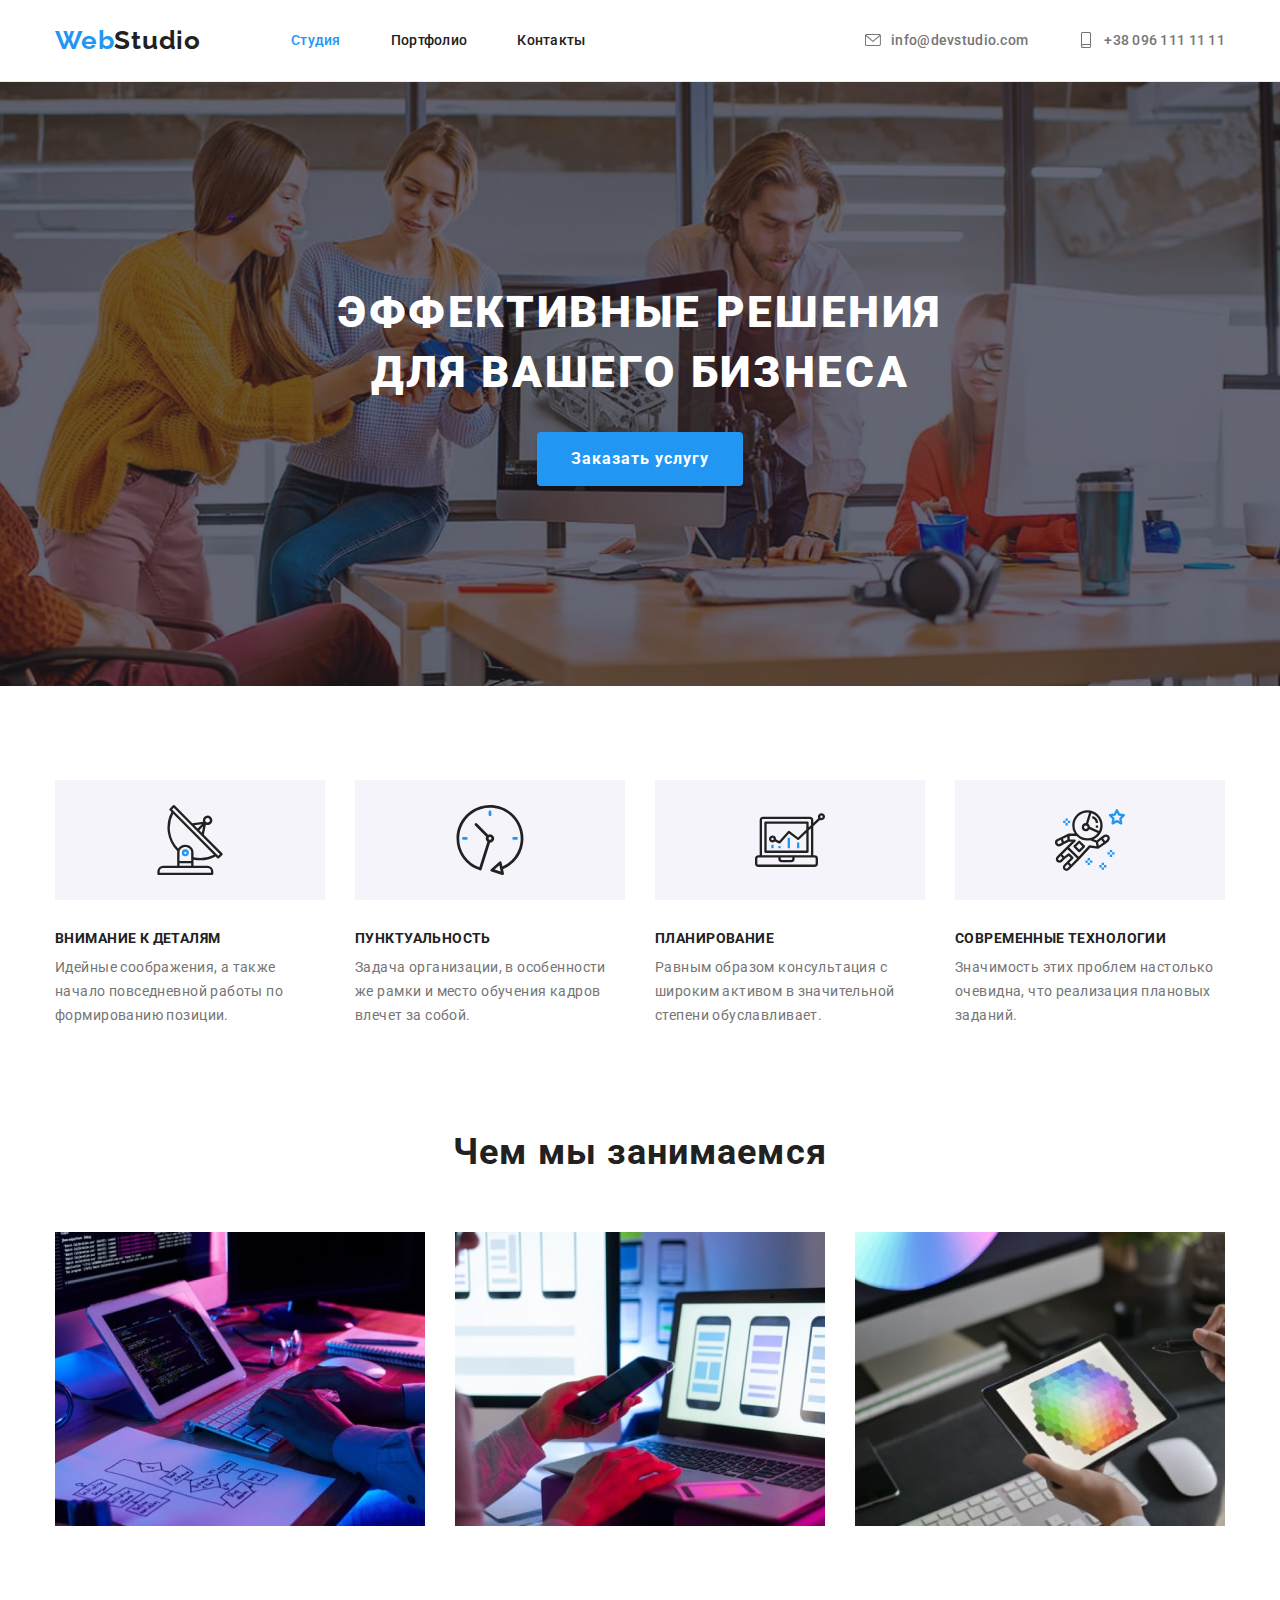
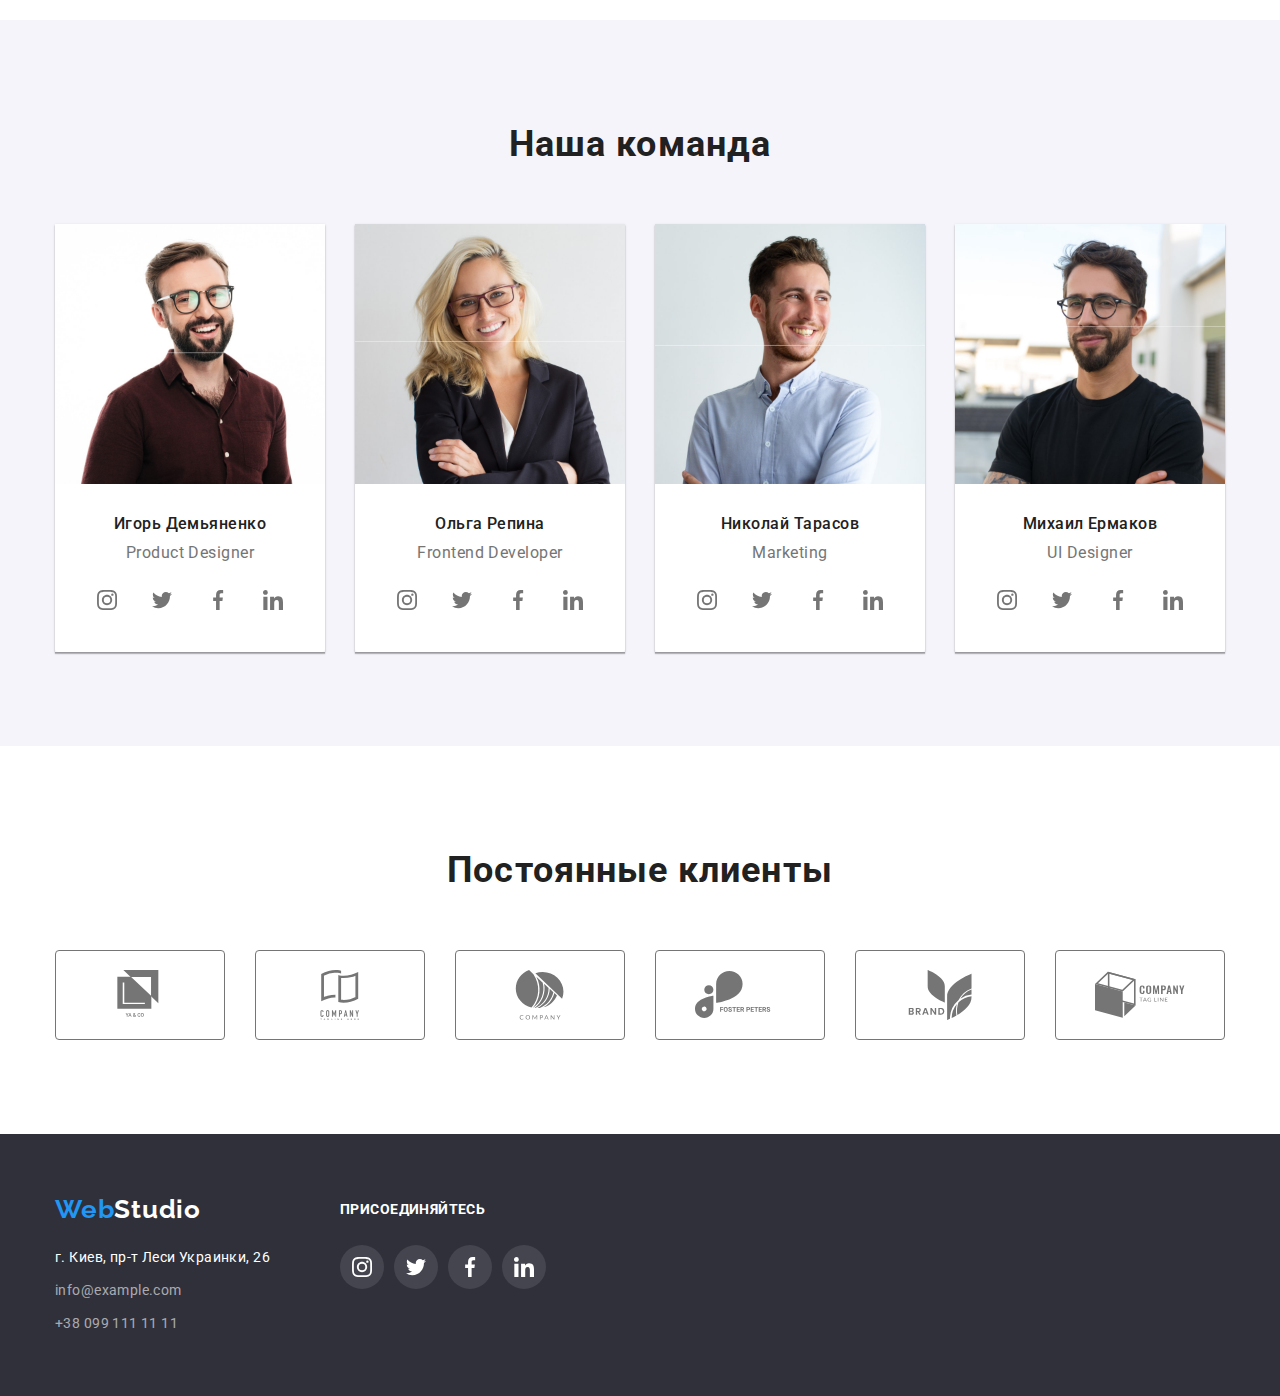
<file: index.html>
<!DOCTYPE html>
<html lang="ru">
<head>
    <meta charset="UTF-8">
    <meta name="viewport" content="width=device-width, initial-scale=1.0">
    <link rel="preconnect" href="https://fonts.gstatic.com">
    <link href="https://fonts.googleapis.com/css2?family=Raleway:wght@700&family=Roboto:wght@400;500;700;900&display=swap"
        rel="stylesheet">
    <link rel="stylesheet" href="https://cdnjs.cloudflare.com/ajax/libs/modern-normalize/1.0.0/modern-normalize.min.css">
    <link rel="stylesheet" href="./css/styles.css">
    <title>Studio</title>
</head>

<body>
    <header class="header">
        <div class="container">
            <a class="link logo" href="./index.html"><span class="logo-accent">Web</span><span
                    class="logo-header-second">Studio</span></a>
            <nav class="site-nav">
                <ul class="site-nav-list">
                    <li class="site-nav-list-item"><a class="site-nav-link link current" href="./index.html">Студия</a></li>
                    <li class="site-nav-list-item"><a class="site-nav-link link" href="./portfolio.html">Портфолио</a></li>
                    <li class="site-nav-list-item"><a class="site-nav-link link" href="#">Контакты</a></li>
                </ul>
            </nav>
            <div class="auth-nav-container">
                <ul class="auth-nav-list">
                    <li class="auth-nav-list-item"><a class="auth-nav link" href="mailto:info@devstudio.com">
                        <svg class="svg-nav-pic"><use href="./images/sprite.svg#icon_mail"></use></svg>info@devstudio.com</a>
                    </li>
                    <li class="auth-nav-list-item"><a class="auth-nav link" href="tel:+380961111111">
                        <svg class="svg-nav-pic"><use href="./images/sprite.svg#icon_phone"></use></svg>+38 096 111 11 11</a></li>
                </ul>
            </div>
        </div>
    </header>

    <main>
        <!-- hero -->
        <section class="hero">
            <div class="container">
                <h1 class="visually-hidden">Сайт вэб студии WebStudio</h1>
                <p class="hero-title">Эффективные решения <br> для вашего бизнеса</p>
                <button class="order-btn" type="button">Заказать услугу</button>
            </div>
        </section>
        <!-- what we do -->
        <section class="features">
            <div class="container">
                <!-- логичесикий заголовок -->
                <h2 class="visually-hidden">Наши особенности</h2>
                <ul class="features-list">
                    <li class="features-list-item">
                        <div class="features-list-pic-container">
                            <svg class="features-list-pic-item">
                                <use href="./images/sprite.svg#icon_antenna">    
                                </use>
                            </svg>
                        </div>
                        <h3 class="features-item">Внимание к деталям</h3>
                        <p class="features-descr">Идейные соображения, а также начало повседневной работы по формированию позиции.</p>
                    </li>
                    <li class="features-list-item">
                        <div class="features-list-pic-container">
                            <svg class="features-list-pic-item">
                                <use href="./images/sprite.svg#icon_clock">    
                                </use>
                            </svg>
                        </div>
                        <h3 class="features-item">Пунктуальность</h3>
                        <p class="features-descr">Задача организации, в особенности же рамки и место обучения кадров влечет за собой.
                        </p>
                    </li>
                    <li class="features-list-item">
                        <div class="features-list-pic-container">
                            <svg class="features-list-pic-item">
                                <use href="./images/sprite.svg#icon_diagram">    
                                </use>
                            </svg>
                        </div>
                        <h3 class="features-item">Планирование</h3>
                        <p class="features-descr">Равным образом консультация с широким активом в значительной степени обуславливает.
                        </p>
                    </li>
                    <li class="features-list-item">
                        <div class="features-list-pic-container">
                            <svg class="features-list-pic-item">
                                <use href="./images/sprite.svg#icon_astronaut">    
                                </use>
                            </svg>
                        </div>
                        <h3 class="features-item">Современные технологии</h3>
                        <p class="features-descr">Значимость этих проблем настолько очевидна, что реализация плановых заданий.</p>
                    </li>
                </ul>
            </div>
        </section>
        <section class="whatwedo">
            <!-- what we do pics -->
            <div class="container">
                <h2 class="section-title">Чем мы занимаемся</h2>
                <ul class="whatwedo-list">
                    <li class="whatwedo-list-item"><img src="./images/whatwedo1.jpg" alt="Пишет код на клавиатуре для планшета" width="370" height="294"></li>
                    <li class="whatwedo-list-item"><img src="./images/whatwedo2.jpg" alt="Использует мобильное приложение" width="370" height="294"></li>
                    <li class="whatwedo-list-item"><img src="./images/whatwedo3.jpg" alt="Выберает цвет с помощью палитры" width="370" height="294"></li>
                </ul>
            </div>
        </section>
        <!-- our team -->
        <section class="our-team">
            <div class="container">
                <h2 class="section-title">Наша команда</h2>
                <ul class="our-team-list">
                    <li class="our-team-list-item">
                        <img src="./images/igor.jpg" alt="Игорь Демьяненко" width="270" height="260">
                        <div class="our-team-list-card-footer">
                            <h3 class="our-team-list-name">Игорь Демьяненко</h3>
                            <p class="our-team-list-position" lang="en">Product Designer</p>
                            <div class="social-links">
                                <ul class="social-links-list">
                                    <li class="social-links-list-item"><a class="social-links-link" href="">
                                        <svg class="social-links-icon">
                                            <use href="./images/sprite.svg#icon_instagram"></use>
                                        </svg>
                                    </a></li>
                                    <li class="social-links-list-item"><a class="social-links-link" href="">
                                        <svg class="social-links-icon">
                                            <use href="./images/sprite.svg#icon_twitter"></use>
                                        </svg>
                                    </a></li>
                                    <li class="social-links-list-item"><a class="social-links-link" href="">
                                        <svg class="social-links-icon">
                                            <use href="./images/sprite.svg#icon_facebook"></use>
                                        </svg>
                                    </a></li>
                                    <li class="social-links-list-item"><a class="social-links-link" href="">
                                        <svg class="social-links-icon">
                                            <use href="./images/sprite.svg#icon_linkedin"></use>
                                        </svg>
                                    </a></li>
                                </ul>
                            </div>
                        </div>
                    </li>
                    <li class="our-team-list-item">
                        <img src="./images/olga.jpg" alt="Ольга Репина" width="270" height="260">
                        <div class="our-team-list-card-footer">
                            <h3 class="our-team-list-name">Ольга Репина</h3>
                            <p class="our-team-list-position" lang="en">Frontend Developer</p>
                            <div class="social-links">
                                <ul class="social-links-list">
                                    <li class="social-links-list-item"><a class="social-links-link" href="">
                                            <svg class="social-links-icon">
                                                <use href="./images/sprite.svg#icon_instagram"></use>
                                            </svg>
                                        </a></li>
                                    <li class="social-links-list-item"><a class="social-links-link" href="">
                                            <svg class="social-links-icon">
                                                <use href="./images/sprite.svg#icon_twitter"></use>
                                            </svg>
                                        </a></li>
                                    <li class="social-links-list-item"><a class="social-links-link" href="">
                                            <svg class="social-links-icon">
                                                <use href="./images/sprite.svg#icon_facebook"></use>
                                            </svg>
                                        </a></li>
                                    <li class="social-links-list-item"><a class="social-links-link" href="">
                                            <svg class="social-links-icon">
                                                <use href="./images/sprite.svg#icon_linkedin"></use>
                                            </svg>
                                        </a></li>
                                </ul>
                            </div>
                        </div>
                    </li>
                    <li class="our-team-list-item">
                        <img src="./images/nikolay.jpg" alt="Николай Тарасов" width="270" height="260">
                        <div class="our-team-list-card-footer">
                            <h3 class="our-team-list-name">Николай Тарасов</h3>
                            <p class="our-team-list-position" lang="en">Marketing</p>
                            <div class="social-links">
                                <ul class="social-links-list">
                                    <li class="social-links-list-item"><a class="social-links-link" href="">
                                            <svg class="social-links-icon">
                                                <use href="./images/sprite.svg#icon_instagram"></use>
                                            </svg>
                                        </a></li>
                                    <li class="social-links-list-item"><a class="social-links-link" href="">
                                            <svg class="social-links-icon">
                                                <use href="./images/sprite.svg#icon_twitter"></use>
                                            </svg>
                                        </a></li>
                                    <li class="social-links-list-item"><a class="social-links-link" href="">
                                            <svg class="social-links-icon">
                                                <use href="./images/sprite.svg#icon_facebook"></use>
                                            </svg>
                                        </a></li>
                                    <li class="social-links-list-item"><a class="social-links-link" href="">
                                            <svg class="social-links-icon">
                                                <use href="./images/sprite.svg#icon_linkedin"></use>
                                            </svg>
                                        </a></li>
                                </ul>
                            </div>
                        </div>
                    </li>
                    <li class="our-team-list-item">
                        <img src="./images/mahail.jpg" alt="Михаил Ермаков" width="270" height="260">
                        <div class="our-team-list-card-footer">
                            <h3 class="our-team-list-name">Михаил Ермаков</h3>
                            <p class="our-team-list-position" lang="en">UI Designer</p>
                            <div class="social-links">
                                <ul class="social-links-list">
                                    <li class="social-links-list-item"><a class="social-links-link" href="">
                                            <svg class="social-links-icon">
                                                <use href="./images/sprite.svg#icon_instagram"></use>
                                            </svg>
                                        </a></li>
                                    <li class="social-links-list-item"><a class="social-links-link" href="">
                                            <svg class="social-links-icon">
                                                <use href="./images/sprite.svg#icon_twitter"></use>
                                            </svg>
                                        </a></li>
                                    <li class="social-links-list-item"><a class="social-links-link" href="">
                                            <svg class="social-links-icon">
                                                <use href="./images/sprite.svg#icon_facebook"></use>
                                            </svg>
                                        </a></li>
                                    <li class="social-links-list-item"><a class="social-links-link" href="">
                                            <svg class="social-links-icon">
                                                <use href="./images/sprite.svg#icon_linkedin"></use>
                                            </svg>
                                        </a></li>
                                </ul>
                            </div>
                        </div>
                    </li>
                </ul>
            </div>
        </section>

        <!-- clients -->
        <section class="clients">
            <div class="container">
                <h2 class="section-title">Постоянные клиенты</h2>
                <ul class="clients-list">
                    <li class="clients-list-item">
                        <a class="clients-list-link" href="#">
                            <svg class="clients-list-icon">
                                <use href="./images/sprite.svg#icon_logo_first"></use>
                            </svg>
                        </a>
                    </li>
                    <li class="clients-list-item">
                        <a class="clients-list-link" href="#">
                            <svg class="clients-list-icon">
                                <use href="./images/sprite.svg#icon_logo_second"></use>
                            </svg>
                        </a>
                    </li>
                    <li class="clients-list-item">
                        <a class="clients-list-link" href="#">
                            <svg class="clients-list-icon">
                                <use href="./images/sprite.svg#icon_logo_third"></use>
                            </svg>
                        </a>
                    </li>
                    <li class="clients-list-item">
                        <a class="clients-list-link" href="#">
                            <svg class="clients-list-icon">
                                <use href="./images/sprite.svg#icon_logo_fourth"></use>
                            </svg>
                        </a>
                    </li>
                    <li class="clients-list-item">
                        <a class="clients-list-link" href="#">
                            <svg class="clients-list-icon">
                                <use href="./images/sprite.svg#icon_logo_fifth"></use>
                            </svg>
                        </a>
                    </li>
                    <li class="clients-list-item">
                        <a class="clients-list-link" href="#">
                            <svg class="clients-list-icon">
                                <use href="./images/sprite.svg#icon_logo_sixth"></use>
                            </svg>
                        </a>
                    </li>
                </ul>
            </div>
        </section>
    </main>        
        <!-- footer -->
        <footer class="footer">
            <div class="container">
                <div class="footer-nav">
                    <a class="link logo" href="./index.html"><span class="logo-accent">Web</span><span
                            class="logo-footer-second">Studio</span></a>
                    <address class="address">
                        <ul class="address-list">
                            <li class="address-list-item"><a class="link address-map" href="https://goo.gl/maps/Qg6rjhRyuuqWfpJx7">г. Киев,
                                    пр-т Леси Украинки, 26</a></li>
                            <li class="address-list-item"><a class="link address-contact"
                                    href="mailto:info@example.com">info@example.com</a></li>
                            <li class="address-list-item"><a class="link address-contact" href="tel:+380991111111">+38 099 111 11 11</a>
                            </li>
                        </ul>
                    </address>
                </div>
                <div class="footer-links">
                    <div class="social-links">
                        <h2 class="footer-invite">ПРИСОЕДИНЯЙТЕСЬ</h2>
                        <ul class="social-links-list">
                            <li class="social-links-list-item"><a class="social-links-link" href="">
                                    <svg class="social-links-icon">
                                        <use href="./images/sprite.svg#icon_instagram"></use>
                                    </svg>
                                </a></li>
                            <li class="social-links-list-item"><a class="social-links-link" href="">
                                    <svg class="social-links-icon">
                                        <use href="./images/sprite.svg#icon_twitter"></use>
                                    </svg>
                                </a></li>
                            <li class="social-links-list-item"><a class="social-links-link" href="">
                                    <svg class="social-links-icon">
                                        <use href="./images/sprite.svg#icon_facebook"></use>
                                    </svg>
                                </a></li>
                            <li class="social-links-list-item"><a class="social-links-link" href="">
                                    <svg class="social-links-icon">
                                        <use href="./images/sprite.svg#icon_linkedin"></use>
                                    </svg>
                                </a></li>
                        </ul>
                    </div>
                </div>
            </div>
        </footer> 
</body>
</html>
</file>
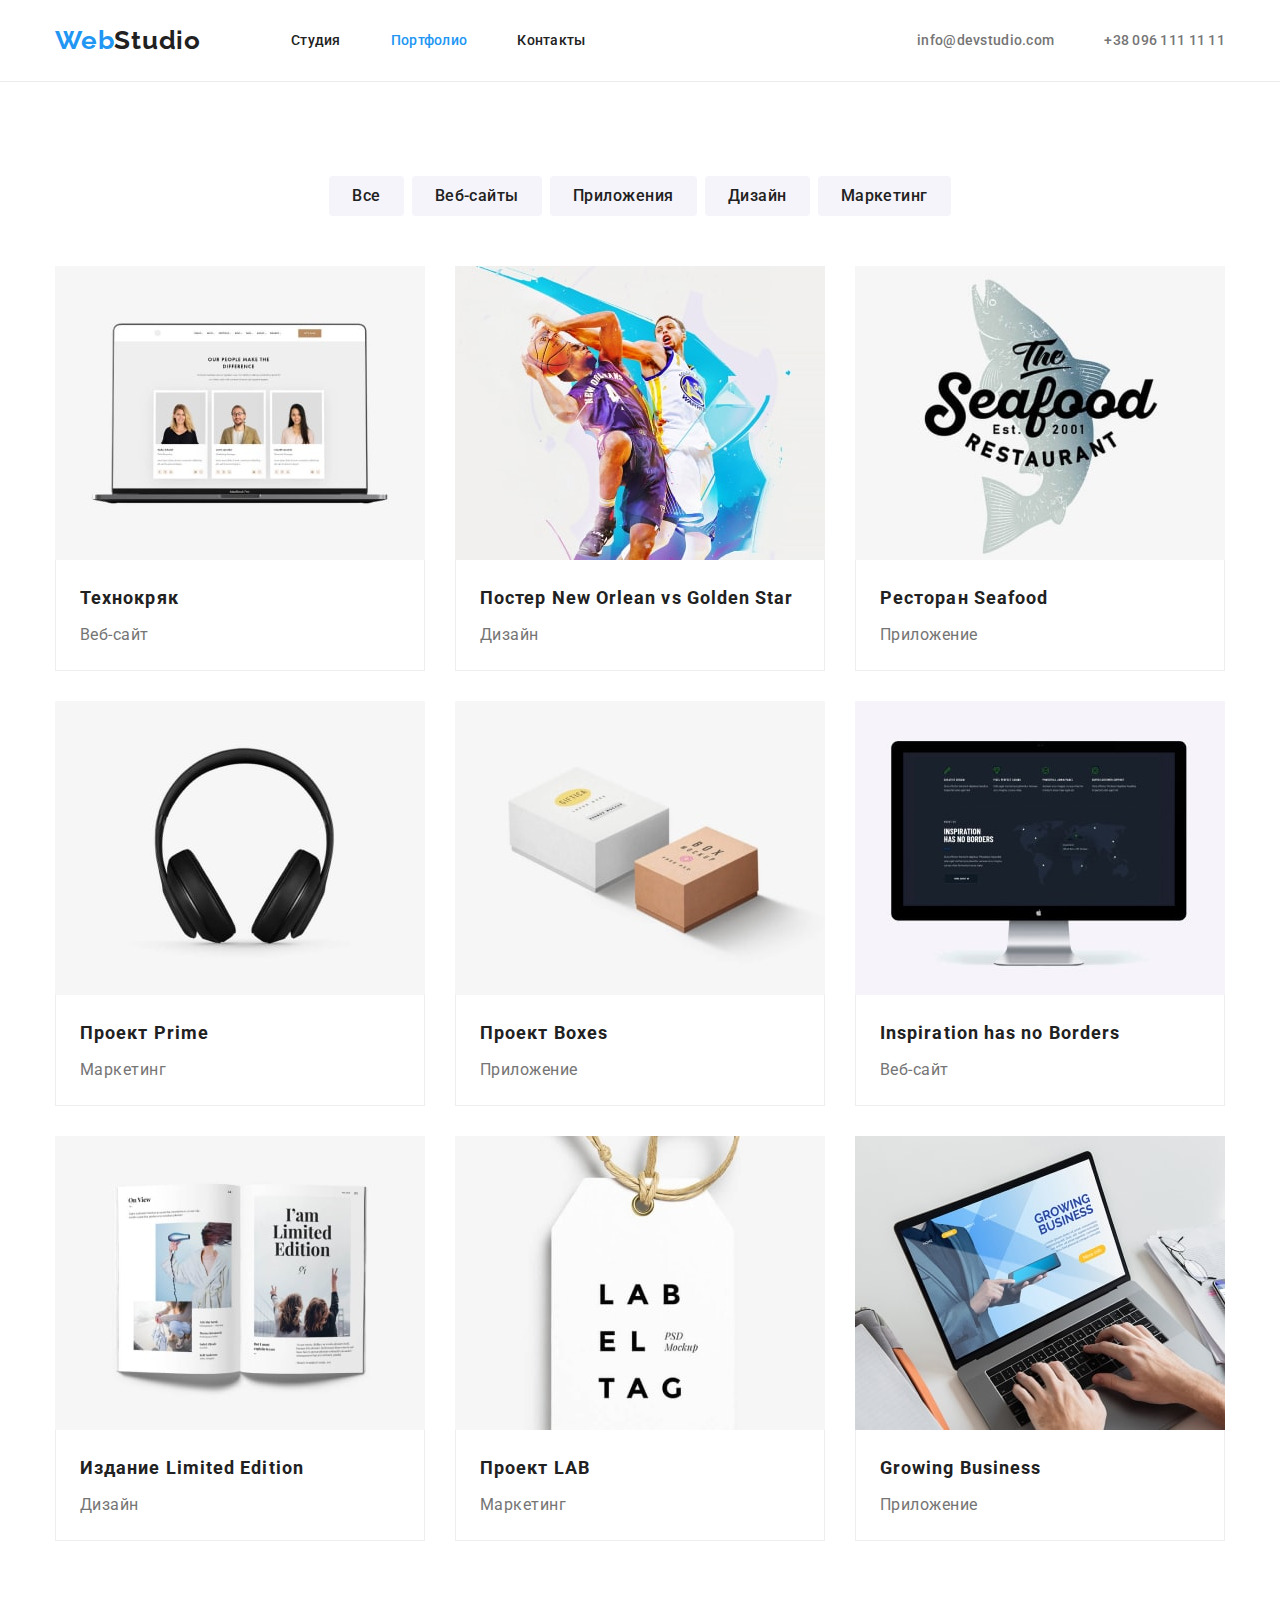
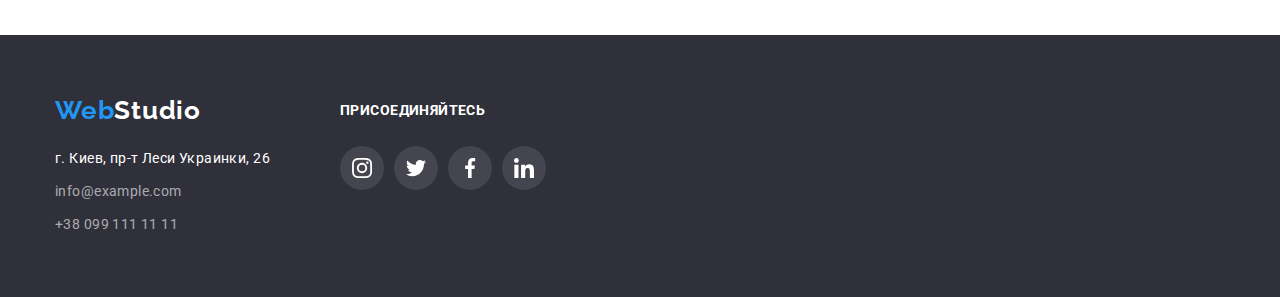
<file: portfolio.html>
<!DOCTYPE html>
<html lang="ru">
<head>
    <meta charset="UTF-8">
    <meta name="viewport" content="width=device-width, initial-scale=1.0">
    <link rel="preconnect" href="https://fonts.gstatic.com">
    <link href="https://fonts.googleapis.com/css2?family=Raleway:wght@700&family=Roboto:wght@400;500;700;900&display=swap"
        rel="stylesheet">
    <link rel="stylesheet" href="https://cdnjs.cloudflare.com/ajax/libs/modern-normalize/1.0.0/modern-normalize.min.css">
    <link rel="stylesheet" href="./css/styles.css">
    <title>Portfolio</title>
</head>
<body>
    <header class="header">
        <div class="container">
            <a class="link logo" href="./index.html"><span class="logo-accent">Web</span><span
                    class="logo-header-second">Studio</span></a>
            <nav class="site-nav">
                <ul class="site-nav-list">
                    <li class="site-nav-list-item"><a class="site-nav-link link" href="./index.html">Студия</a></li>
                    <li class="site-nav-list-item"><a class="site-nav-link link current" href="./portfolio.html">Портфолио</a></li>
                    <li class="site-nav-list-item"><a class="site-nav-link link" href="#">Контакты</a></li>
                </ul>
            </nav>
            <div class="auth-nav-container">
                <ul class="auth-nav-list">
                    <li class="auth-nav-list-item"><a class="auth-nav link"
                            href="mailto:info@devstudio.com">info@devstudio.com</a>
                    </li>
                    <li class="auth-nav-list-item"><a class="auth-nav link" href="tel:+380961111111">+38 096 111 11 11</a>
                    </li>
                </ul>
            </div>
        </div>
    </header>

    <main>
        <!-- логичный заголовок -->
        <h1 class="visually-hidden">Наш портфолио</h1>
        <!-- кнопки фильтра -->
        <section class="portfolio">
            <div class="container">
                <ul class="portfolio-filter">
                    <li class="portfolio-filter-item"><button class="portfolio-filter-btn" type="button">Все</button></li>
                    <li class="portfolio-filter-item"><button class="portfolio-filter-btn" type="button">Веб-сайты</button></li>
                    <li class="portfolio-filter-item"><button class="portfolio-filter-btn" type="button">Приложения</button></li>
                    <li class="portfolio-filter-item"><button class="portfolio-filter-btn" type="button">Дизайн</button></li>
                    <li class="portfolio-filter-item"><button class="portfolio-filter-btn" type="button">Маркетинг</button></li>
                </ul>
        <!-- наполнение работ -->
                <ul class="portfolio-list">
                    <li class="portfolio-list-item">
                        <a class="portfolio-link link" href="">
                            <img src="./images/techcrack.jpg" alt="Технокряк">
                            <div class="portfolio-card">
                                <h2 class="portfolio-examples">Технокряк</h2>
                                <P class="portfolio-descr">Веб-сайт</P>                                                       
                            </div>
                        </a>
                    </li>
                    <li class="portfolio-list-item">
                        <a class="portfolio-link link" href="">
                            <img src="./images/neworlean.jpg" alt="Постер New Orlean vs Golden Star">
                            <div class="portfolio-card">
                                <h2 class="portfolio-examples">Постер New Orlean vs Golden Star</h2>
                                <P class="portfolio-descr">Дизайн</P>                                                      
                            </div>
                        </a>
                    </li>
                    <li class="portfolio-list-item">
                        <a class="portfolio-link link" href="">
                            <img src="./images/seafood.jpg" alt="Ресторан Seafood">
                            <div class="portfolio-card">
                                <h2 class="portfolio-examples">Ресторан Seafood</h2>
                                <P class="portfolio-descr">Приложение</P>                                                       
                            </div>
                        </a>
                    </li>
                    <li class="portfolio-list-item">
                        <a class="portfolio-link link" href="">
                            <img src="./images/projectprima.jpg" alt="Проект Prime">
                            <div class="portfolio-card">
                                <h2 class="portfolio-examples">Проект Prime</h2>
                                <P class="portfolio-descr">Маркетинг</P>                 
                            </div>
                        </a>
                    </li>
                    <li class="portfolio-list-item">
                        <a class="portfolio-link link" href="">
                            <img src="./images/boxes.jpg" alt="Проект Boxes">
                            <div class="portfolio-card">
                                <h2 class="portfolio-examples">Проект Boxes</h2>
                                <P class="portfolio-descr">Приложение</P>                                                        
                            </div>
                        </a>
                    </li>
                    <li class="portfolio-list-item">
                        <a class="portfolio-link link" href="">
                            <img src="./images/ihnb.jpg" alt="Inspiration has no Borders">
                            <div class="portfolio-card">
                                <h2 class="portfolio-examples">Inspiration has no Borders</h2>
                                <P class="portfolio-descr">Веб-сайт</P>
                            </div>
                        </a>
                    </li>
                    <li class="portfolio-list-item">
                        <a class="portfolio-link link" href="">
                            <img src="./images/lemitede.jpg" alt="Издание Limited Edition">
                            <div class="portfolio-card">
                                <h2 class="portfolio-examples">Издание Limited Edition</h2>
                                <P class="portfolio-descr">Дизайн</P>
                            </div>
                        </a>
                    </li>
                    <li class="portfolio-list-item">
                        <a class="portfolio-link link" href="">
                            <img src="./images/lab.jpg" alt="Проект LAB">
                            <div class="portfolio-card">
                                <h2 class="portfolio-examples">Проект LAB</h2>
                                <P class="portfolio-descr">Маркетинг</P>
                            </div>                        
                        </a>
                    </li>
                    <li class="portfolio-list-item">
                        <a class="portfolio-link link" href="">
                            <img src="./images/growingbussines.jpg" alt="Growing Business">
                            <div class="portfolio-card">
                                <h2 class="portfolio-examples">Growing Business</h2>
                                <P class="portfolio-descr">Приложение</P>
                            </div>
                        </a>
                    </li>
                </ul>
            </div>
        </section>
    </main>
        <footer class="footer">
            <div class="container">
                <div class="footer-nav">
                    <a class="link logo" href="./index.html"><span class="logo-accent">Web</span><span
                            class="logo-footer-second">Studio</span></a>
                    <address class="address">
                        <ul class="address-list">
                            <li class="address-list-item"><a class="link address-map"
                                    href="https://goo.gl/maps/Qg6rjhRyuuqWfpJx7">г. Киев,
                                    пр-т Леси Украинки, 26</a></li>
                            <li class="address-list-item"><a class="link address-contact"
                                    href="mailto:info@example.com">info@example.com</a></li>
                            <li class="address-list-item"><a class="link address-contact" href="tel:+380991111111">+38 099 111
                                    11 11</a>
                            </li>
                        </ul>
                    </address>
                </div>
                <div class="footer-links">
                    <div class="social-links">
                        <h2 class="footer-invite">ПРИСОЕДИНЯЙТЕСЬ</h2>
                        <ul class="social-links-list">
                            <li class="social-links-list-item"><a class="social-links-link" href="">
                                    <svg class="social-links-icon">
                                        <use href="./images/sprite.svg#icon_instagram"></use>
                                    </svg>
                                </a></li>
                            <li class="social-links-list-item"><a class="social-links-link" href="">
                                    <svg class="social-links-icon">
                                        <use href="./images/sprite.svg#icon_twitter"></use>
                                    </svg>
                                </a></li>
                            <li class="social-links-list-item"><a class="social-links-link" href="">
                                    <svg class="social-links-icon">
                                        <use href="./images/sprite.svg#icon_facebook"></use>
                                    </svg>
                                </a></li>
                            <li class="social-links-list-item"><a class="social-links-link" href="">
                                    <svg class="social-links-icon">
                                        <use href="./images/sprite.svg#icon_linkedin"></use>
                                    </svg>
                                </a></li>
                        </ul>
                    </div>
                </div>
            </div>
        </footer>
</body>
</html>
</file>
<file: css/styles.css>
html {
  box-sizing: border-box;
}

*,
*::before,
*::after {
  box-sizing: inherit;
}

ul {
  list-style-type: none;
  margin: 0;
  padding: 0;
}

h1,
h2,
h3,
h4,
h5,
h6,
p {
  margin: 0;
  padding: 0;
}

img {
  display: block;
}

:root {
  --primary-font: "Roboto", sans-serif;
  --logo-font: "Raleway", sans-serif;
  --primary-color: #757575;
  --second-color: #212121;
  --accent-color: #2196f3;
  --bcg-color: #f5f4fa;
  --white-color: #ffffff;
  --bcg-dark-color: #2f303a;
}
/* ==================== GENERAL ========= */

body {
  font-family: var(--primary-font);
  font-style: normal;
  font-weight: 400;
  font-size: 14px;
  line-height: 1.714;
  letter-spacing: 0.03em;
}

header .logo,
footer .logo {
  font-family: var(--logo-font);
  font-style: normal;
  font-weight: 700;
  font-size: 26px;
  line-height: 1.192;
  letter-spacing: 0.03em;
}

.link {
  text-decoration: none;
  font-family: inherit;
  font-style: inherit;
}

.logo-accent {
  font-family: inherit;
  color: var(--accent-color);
}

.section-title {
  font-weight: 700;
  font-size: 36px;
  line-height: 1.667;
  text-align: center;
  letter-spacing: 0.03em;
  color: var(--second-color);
}

.svg-nav-pic {
  fill: currentColor;
}

.auth-nav:hover,
.site-nav-link:hover,
.auth-nav:focus,
.site-nav-link:focus,
.address-contact:hover,
.address-contact:focus,
.address-map:hover,
.address-map:focus {
  color: var(--accent-color);
  fill: var(--accent-color);
}

.visually-hidden {
  position: absolute;
  width: 1px;
  height: 1px;
  margin: -1px;
  border: 0;
  padding: 0;

  white-space: nowrap;
  clip-path: inset(100%);
  clip: rect(0 0 0 0);
  overflow: hidden;
}
/* ==================== END GENERAL ========= */

/* ==================== header ========= */
.header {
  border-bottom: 1px solid #ececec;
}

.header .container {
  padding-top: 25px;
  padding-bottom: 25px;
  display: flex;
  align-items: center;
  align-content: center;
}

.container {
  width: 1200px;
  padding: 0 15px;
  margin: 0 auto;
}

.header .logo {
  margin-right: 90px;
}

.site-nav-list-item:not(:last-child) {
  margin-right: 50px;
}

.auth-nav-list-item:not(:last-child) {
  margin-right: 50px;
}

.site-nav-list {
  display: flex;
}

.auth-nav-list {
  display: flex;
  color: var(--primary-color);
}

.auth-nav-container {
  margin-left: auto;
}

.logo-header-second {
  font-family: inherit;
  color: var(--second-color);
}

.site-nav-link {
  font-weight: 500;
  font-size: 14px;
  line-height: 1.143;
  letter-spacing: 0.02em;
  color: var(--second-color);
  padding-top: 32px;
  padding-bottom: 32px;
}

.auth-nav {
  display: flex;
  align-items: center;
  font-weight: 500;
  font-size: 14px;
  line-height: 1.143;
  letter-spacing: 0.02em;
  color: var(--primary-color);
}

.svg-nav-pic {
  width: 16px;
  height: 16px;
  margin-right: 10px;
}

.current {
  color: var(--accent-color);
}

/* ==================== END header ========= */

/* ==================== hero ========= */

.hero {
  max-width: 1600px;
  margin-left: auto;
  margin-right: auto;
  text-align: center;
  padding-bottom: 200px;
  padding-top: 200px;
  background-size: cover;
  background-position: center;
  background-repeat: no-repeat;
  background-color: #c4c4c4;
  background-image: linear-gradient(
      rgba(47, 48, 58, 0.4),
      rgba(47, 48, 58, 0.4)
    ),
    url(../images/hero.jpg);
}

.hero-title {
  font-weight: 900;
  font-size: 44px;
  line-height: 1.364;
  text-align: center;
  letter-spacing: 0.06em;
  text-transform: uppercase;
  color: var(--white-color);
  margin-bottom: 30px;
}

.order-btn {
  display: block;
  font-weight: 700;
  font-size: 16px;
  line-height: 1.875;
  text-align: center;
  letter-spacing: 0.06em;
  color: var(--white-color);
  background-color: var(--accent-color);
  min-width: 200px;
  box-shadow: 0px 4px 4px rgba(0, 0, 0, 0.15);
  border-color: transparent;
  border-radius: 4px;
  padding-top: 10px;
  padding-bottom: 10px;
  padding-left: 32px;
  padding-right: 32px;
  margin: 0 auto;
  cursor: pointer;
}

/* ==================== END hero ========= */

/* ==================== what we do ========= */

.features-list-pic-container {
  display: flex;
  width: 270px;
  height: 120px;
  background-color: var(--bcg-color);
  margin-bottom: 30px;
  display: flex;
  align-items: center;
  justify-content: center;
}

.features-list-pic-item {
  width: 70px;
  height: 70px;
}

.whatwedo .container {
  padding-bottom: 94px;
}

.whatwedo .section-title {
  margin-bottom: 50px;
}

.whatwedo-list {
  display: flex;
}

.whatwedo-list-item:not(:last-child) {
  margin-right: 30px;
}

.features .container {
  padding-top: 94px;
  padding-bottom: 94px;
}

.features-list {
  display: flex;
  align-items: center;
  align-content: center;
}

.features-list-item {
  width: 270px;
}

.features-list-item:not(:last-child) {
  margin-right: 30px;
}

.features-item {
  color: var(--second-color);
  font-weight: 700;
  font-size: 14px;
  line-height: 1.143;
  letter-spacing: 0.03em;
  text-transform: uppercase;
  margin-bottom: 10px;
}

.features-descr {
  font-weight: 400;
  font-size: 14px;
  line-height: 1.714;
  letter-spacing: 0.03em;
  color: var(--primary-color);
}

/* ==================== end what we do========= */

/* ==================== our team========= */

.our-team {
  max-width: 1600px;
  margin-left: auto;
  margin-right: auto;
  text-align: center;
  background-repeat: no-repeat;
  background-color: var(--bcg-color);
}

.our-team .section-title {
  margin-bottom: 50px;
}

.our-team .container {
  padding-top: 94px;
  padding-bottom: 94px;
}

.our-team-list {
  display: flex;
}

.our-team-list-item {
  box-shadow: 0px 1px 3px rgba(0, 0, 0, 0.12), 0px 1px 1px rgba(0, 0, 0, 0.14),
    0px 2px 1px rgba(0, 0, 0, 0.2);
}

.our-team-list-item:not(:last-child) {
  margin-right: 30px;
}

.our-team-list-card-footer {
  padding-bottom: 30px;
  padding-top: 30px;
  background-color: #ffffff;
  border-radius: 0px 0px 4px 4px;
  border-bottom-left-radius: 4px;
  border-bottom-right-radius: 4px;
  background-color: #ffffff;
}

.our-team-list-name {
  font-weight: 500;
  font-size: 16px;
  line-height: 1.188;
  text-align: center;
  letter-spacing: 0.03em;
  color: var(--second-color);
  margin-bottom: 10px;
}

.our-team-list-position {
  font-weight: 400;
  font-size: 16px;
  line-height: 1.188;
  text-align: center;
  letter-spacing: 0.03em;
  color: var(--primary-color);
  margin-bottom: 16px;
}

.social-links-list {
  display: flex;
  align-items: center;
  justify-items: center;
  justify-content: space-between;
  max-width: 210px;
  margin-left: auto;
  margin-right: auto;
}

.social-links-list-item {
  display: flex;
  align-items: center;
}

.social-links-link {
  display: flex;
  align-items: center;
  justify-content: center;
  height: 44px;
  width: 44px;
  background-color: transparent;
  border-radius: 50%;
  fill: var(--primary-color);
}

.social-links-icon {
  height: 20px;
  width: 20px;
  fill: var(--primary-color);
}

.social-links-link:hover .social-links-icon,
.social-links-link:focus .social-links-icon {
  fill: var(--white-color);
}

.social-links-link:hover,
.social-links-link:focus {
  background-color: var(--accent-color);
}

/* ==================== end our team========= */

/* ==================== clients ========= */
.clients .container {
  padding-bottom: 94px;
  padding-top: 94px;
}

.footer-nav {
  margin-right: 70px;
}

.clients .section-title {
  margin-bottom: 50px;
}

.clients-list {
  align-items: center;
  justify-content: space-between;
  display: flex;
}

.clients-list-link {
  height: 90px;
  width: 170px;
  border: 1px solid var(--primary-color);
  border-radius: 4px;
  display: flex;
  align-items: center;
  justify-content: center;
  color: var(--primary-color);
}

.clients-list-icon {
  height: 50px;
  max-width: 90px;
  fill: currentColor;
}

.clients-list-link:hover .clients-list-icon,
.clients-list-link:focus .clients-list-icon {
  fill: var(--accent-color);
}
.clients-list-link:hover,
.clients-list-link:focus {
  outline: none;
  border-color: var(--accent-color);
}

/* ==================== end clients ========= */

/* ==================== footer========= */
.footer {
  background-color: var(--bcg-dark-color);
}

.footer .container {
  padding-top: 60px;
  padding-bottom: 60px;
  display: flex;
}

.footer-invite {
  font-family: var(--primary-font);
  color: var(--white-color);
  font-style: normal;
  font-weight: 700;
  font-size: 14px;
  line-height: 1.142;
  letter-spacing: 0.03em;
  margin-bottom: 20px;
}

.footer-links .social-links-link {
  background-color: rgba(255, 255, 255, 0.1);
}

.footer-links .social-links-list-item:not(:last-child) .social-links-link {
  margin-right: 10px;
}

.footer-links .social-links-icon {
  fill: var(--white-color);
}

.footer-links .social-links-link:hover,
.footer-links .social-links-link:focus {
  background-color: var(--accent-color);
}

.footer .address-list-item:not(:last-child) {
  margin-bottom: 9px;
}
.logo-footer-second {
  font-family: inherit;
  color: var(--white-color);
}

.footer .address {
  font-weight: 400;
  font-size: 14px;
  line-height: 1.714;
  letter-spacing: 0.03em;
  color: var(--white-color);
  font-style: normal;
  margin-top: 20px;
}

.address-map {
  font-weight: 400;
  font-size: 14px;
  line-height: 1.714;
  letter-spacing: 0.03em;
  color: var(--white-color);
}

.address-contact,
footer > li > .address-contact {
  font-weight: 400;
  font-size: 14px;
  line-height: 1.174;
  letter-spacing: 0.03em;
  color: rgba(255, 255, 255, 0.6);
}

.footer-invite {
  display: inline-block;
  padding: 7.5px 0;
  min-height: 31px;
}
/* ==================== end footer========= */

/* ==================== portfolio main ========= */

.portfolio .container {
  padding-bottom: 94px;
  padding-top: 94px;
}

.portfolio-list {
  display: flex;
  flex-wrap: wrap;
  flex-basis: calc(100% / 3 - 30px);
  margin-left: -15px;
  margin-right: -15px;
}

.portfolio-list-item {
  margin-left: 15px;
  margin-right: 15px;
}

.portfolio-link {
  display: block;
}

.portfolio-list-item:hover,
.portfolio-list-item .portfolio-link:focus {
  box-shadow: 0px 1px 1px rgba(0, 0, 0, 0.12), 0px 4px 4px rgba(0, 0, 0, 0.06),
    1px 4px 6px rgba(0, 0, 0, 0.16);
  outline: none;
}

.portfolio-list-item:not(:nth-last-child(-n + 3)) {
  margin-bottom: 30px;
}

.portfolio-filter {
  display: flex;
  align-content: center;
  justify-content: center;
  margin-bottom: 50px;
}

.portfolio-filter-btn {
  font-family: inherit;
  font-style: inherit;
  font-weight: 500;
  font-size: 16px;
  line-height: 1.625;
  text-align: center;
  letter-spacing: 0.03em;
  color: var(--second-color);
  background-color: #f5f4fa;
  border: 1px solid transparent;
  min-width: 73px;
  padding: 6px 22px;
  border-radius: 4px;
}

.portfolio-filter-item:not(:last-child) {
  margin-right: 8px;
}

.portfolio-filter-btn:hover,
.portfolio-filter-btn:focus {
  background-color: var(--accent-color);
  color: var(--white-color);
}

.portfolio-examples {
  font-weight: 700;
  font-size: 18px;
  line-height: 2;
  letter-spacing: 0.06em;
  margin-bottom: 4px;
}

.portfolio-descr {
  font-weight: 400;
  font-size: 16px;
  line-height: 1.875;
  letter-spacing: 0.03em;
  color: var(--primary-color);
}

.portfolio-card {
  padding-left: 24px;
  padding-right: 24px;
  padding-bottom: 20px;
  padding-top: 20px;
  border-left: 1px solid #eeeeee;
  border-right: 1px solid #eeeeee;
  border-bottom: 1px solid #eeeeee;
}

.portfolio h2 {
  color: var(--second-color);
}
/* ==================== end portfolio main ========= */
</file>
